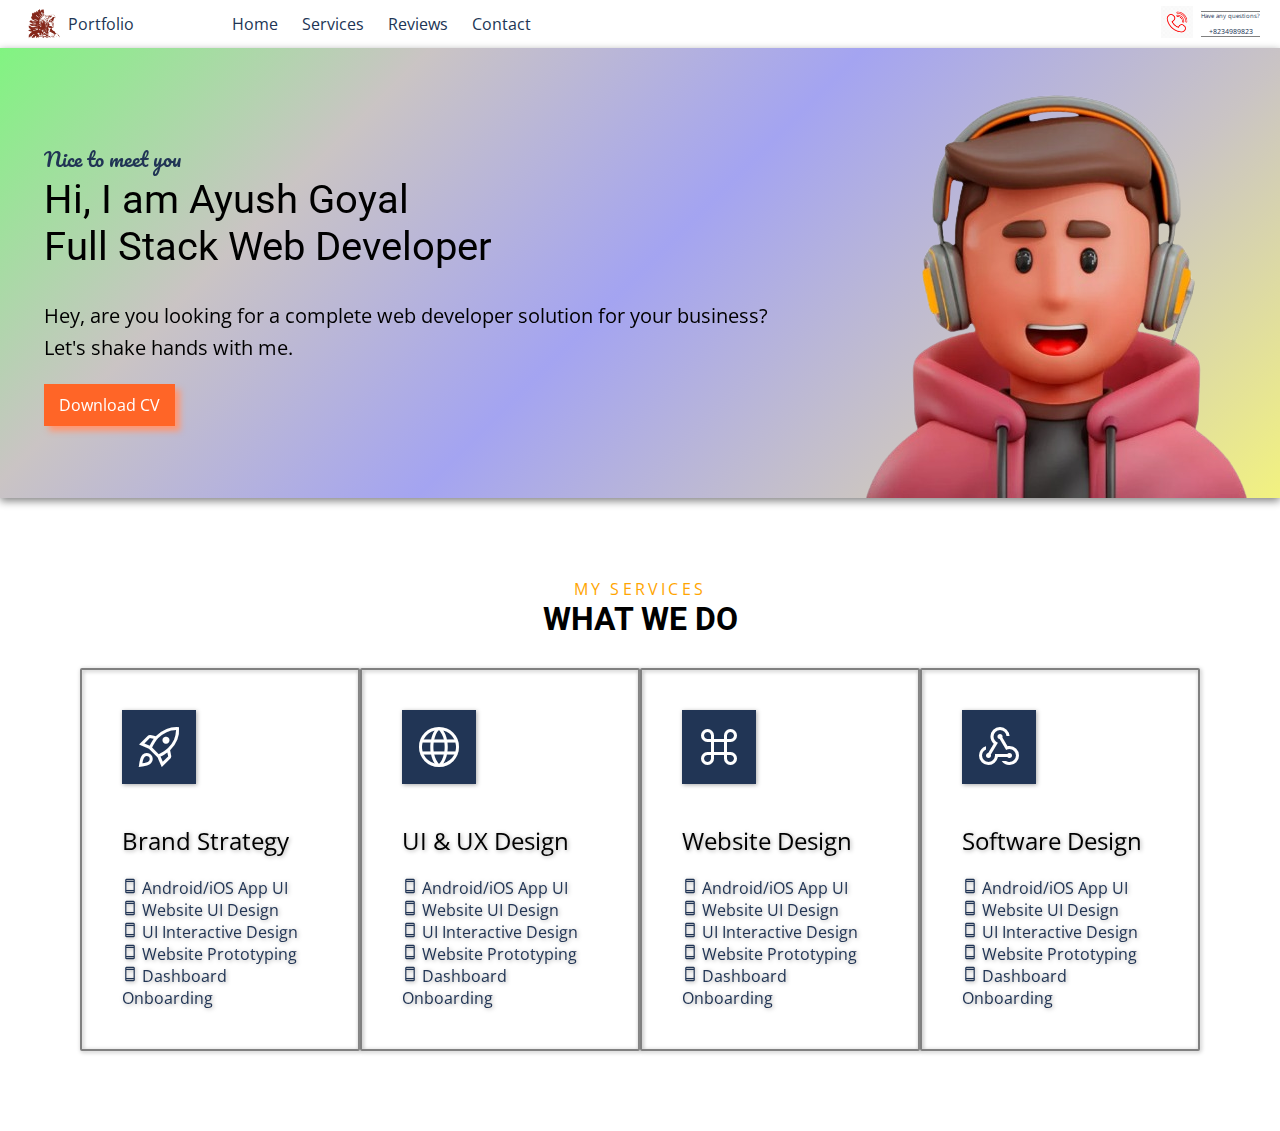
<file: index.html>
<!DOCTYPE html>
<html lang="en">
<head>
    <meta charset="UTF-8">
    <meta http-equiv = "X-UA-Compatible" content = "IE=edge">
    <meta name = "viewport" content = "width = device-width, intial-scale=1.0">
    <title>My Portfolio</title>
    <link rel="preconnect" href="https://fonts.googleapis.com">
    <link rel="preconnect" href="https://fonts.gstatic.com" crossorigin>
    <link href="https://fonts.googleapis.com/css2?family=Open+Sans:wght@600&display=swap" rel="stylesheet">
    <link href="https://fonts.googleapis.com/css2?family=Open+Sans:wght@600&family=Pacifico&display=swap" rel="stylesheet">
    <link href="https://fonts.googleapis.com/css2?family=Open+Sans:wght@600&family=Pacifico&family=Roboto:wght@700&display=swap" rel="stylesheet">
    
    <!-- Icon -->
    <link rel="stylesheet" href="https://fonts.googleapis.com/css2?family=Material+Symbols+Outlined:opsz,wght,FILL,GRAD@20..48,100..700,0..1,-50..200" />
    <link rel="stylesheet" href="https://fonts.googleapis.com/css2?family=Material+Symbols+Outlined:opsz,wght,FILL,GRAD@48,400,0,0" />
    <link rel="stylesheet" href="https://fonts.googleapis.com/css2?family=Material+Symbols+Outlined:opsz,wght,FILL,GRAD@48,400,0v,0" />
    <link rel="stylesheet" href="https://fonts.googleapis.com/css2?family=Material+Symbols+Outlined:opsz,wght,FILL,GRAD@48,400,0,0" />

    <!-- Styles -->
    <link rel = "stylesheet" href="css/style.css">
</head>

<body>

    <!-- Navigation Bar -->
    <div class = "navigation">
    <div class = "logo">
        <img class = "logoImage" src="images/logo.png" alt = "">
        <span class="logoTitle"> Portfolio </span>
    </div>

    <div class="menuItems">
        <a href="#"><span class="menuItem"> Home </span> </a> 
        <a href="#"><span class="menuItem"> Services </span> </a>
        <a href="#"><span class="menuItem"> Reviews </span></a>
        <a href="#"><span class="menuItem"> Contact </span></a>
    </div>

    <div class="contact">
        <a class = "contactButton" href="#"> 
            <img class="contactImage" src="images/call.png" alt = "">
        </a>
    </div>

    <div class="questions">
        <p class="question"><span>Have any questions?</span></p>
        <p class="no">+8234989823</p>
    </div>
    </div>

    <!-- Banner -->
    <div class="banner">
        <div class="bannerLeft">
            <div class="greeting">
                Nice to meet you 
            </div>
            <div class="title">
                <div class="titleSpan">
                    Hi, I am Ayush Goyal
                </div>
                <br>
                <div class="titleSpan">
                    Full Stack Web Developer
                </div>
            </div>
            <div class="description">
                Hey, are you looking for a complete web developer solution for your business?
                <br>
                Let's shake hands with me.
            </div>
            <div class="showCV">
                <a href="#" class="showCVButton">
                    Download CV
                </a>
            </div>
        </div>
        <div class="bannerImage">
            <img src="images/image.png" alt="">
                
        </div>
    </div>


    <div class="services">
        <!-- Service Text Headings -->
        <div class="serviceText">
            <div class="textSubHeading">My Services</div>
            <div class="textHeading">What we do</div>
        </div>
        <!-- Service Cards -->
        <div class="serviceCards">
            <div class="serviceCard">
                <div class="serviceIconDiv"><span class="serviceIcon material-symbols-outlined">
                    rocket_launch
                    </span></div>
                <div class="serviceTitle">Brand Strategy</div>
                <div class="serviceFeatures">
                    <div class="serviceFeature">
                        <span class="serviceFeatureIcon material-symbols-outlined">
                            smartphone
                        </span>
                        <span class="serviceFeatureText">Android/iOS App UI</span>
                    </div>
                    <div class="serviceFeature">
                        <span class="serviceFeatureIcon material-symbols-outlined">
                            smartphone
                        </span>
                        <span class="serviceFeatureText">Website UI Design</span>
                    </div>
                    <div class="serviceFeature">
                        <span class="serviceFeatureIcon material-symbols-outlined">
                            smartphone
                        </span>
                        <span class="serviceFeatureText">UI Interactive Design</span>
                    </div>
                    <div class="serviceFeature">
                        <span class="serviceFeatureIcon material-symbols-outlined">
                            smartphone
                        </span>
                        <span class="serviceFeatureText">Website Prototyping</span>
                    </div>
                    <div class="serviceFeature">
                        <span class="serviceFeatureIcon material-symbols-outlined">
                            smartphone
                        </span>
                        <span class="serviceFeatureText">Dashboard Onboarding</span>
                    </div>

                </div>
            </div>
            <div class="serviceCard">
                <div class="serviceIconDiv"><span class="serviceIcon material-symbols-outlined">
                    language
                    </span></div>
                <div class="serviceTitle">UI & UX Design</div>
                <div class="serviceFeatures">
                    <div class="serviceFeature">
                        <span class="serviceFeatureIcon material-symbols-outlined">
                            smartphone
                        </span>
                        <span class="serviceFeatureText">Android/iOS App UI</span>
                    </div>
                    <div class="serviceFeature">
                        <span class="serviceFeatureIcon material-symbols-outlined">
                            smartphone
                        </span>
                        <span class="serviceFeatureText">Website UI Design</span>
                    </div>
                    <div class="serviceFeature">
                        <span class="serviceFeatureIcon material-symbols-outlined">
                            smartphone
                        </span>
                        <span class="serviceFeatureText">UI Interactive Design</span>
                    </div>
                    <div class="serviceFeature">
                        <span class="serviceFeatureIcon material-symbols-outlined">
                            smartphone
                        </span>
                        <span class="serviceFeatureText">Website Prototyping</span>
                    </div>
                    <div class="serviceFeature">
                        <span class="serviceFeatureIcon material-symbols-outlined">
                            smartphone
                        </span>
                        <span class="serviceFeatureText">Dashboard Onboarding</span>
                    </div>

                </div>
            </div>
            <div class="serviceCard">
                <div class="serviceIconDiv"><span class="serviceIcon material-symbols-outlined">
                    keyboard_command_key
                    </span></div>
                <div class="serviceTitle">Website Design</div>
                <div class="serviceFeatures">
                    <div class="serviceFeature">
                        <span class="serviceFeatureIcon material-symbols-outlined">
                            smartphone
                        </span>
                        <span class="serviceFeatureText">Android/iOS App UI</span>
                    </div>
                    <div class="serviceFeature">
                        <span class="serviceFeatureIcon material-symbols-outlined">
                            smartphone
                        </span>
                        <span class="serviceFeatureText">Website UI Design</span>
                    </div>
                    <div class="serviceFeature">
                        <span class="serviceFeatureIcon material-symbols-outlined">
                            smartphone
                        </span>
                        <span class="serviceFeatureText">UI Interactive Design</span>
                    </div>
                    <div class="serviceFeature">
                        <span class="serviceFeatureIcon material-symbols-outlined">
                            smartphone
                        </span>
                        <span class="serviceFeatureText">Website Prototyping</span>
                    </div>
                    <div class="serviceFeature">
                        <span class="serviceFeatureIcon material-symbols-outlined">
                            smartphone
                        </span>
                        <span class="serviceFeatureText">Dashboard Onboarding</span>
                    </div>

                </div>
            </div>
            <div class="serviceCard">
                <div class="serviceIconDiv"><span class="serviceIcon material-symbols-outlined">
                    webhook
                    </span></div>
                <div class="serviceTitle">Software Design</div>
                <div class="serviceFeatures">
                    <div class="serviceFeature">
                        <span class="serviceFeatureIcon material-symbols-outlined">
                            smartphone
                        </span>
                        <span class="serviceFeatureText">Android/iOS App UI</span>
                    </div>
                    <div class="serviceFeature">
                        <span class="serviceFeatureIcon material-symbols-outlined">
                            smartphone
                        </span>
                        <span class="serviceFeatureText">Website UI Design</span>
                    </div>
                    <div class="serviceFeature">
                        <span class="serviceFeatureIcon material-symbols-outlined">
                            smartphone
                        </span>
                        <span class="serviceFeatureText">UI Interactive Design</span>
                    </div>
                    <div class="serviceFeature">
                        <span class="serviceFeatureIcon material-symbols-outlined">
                            smartphone
                        </span>
                        <span class="serviceFeatureText">Website Prototyping</span>
                    </div>
                    <div class="serviceFeature">
                        <span class="serviceFeatureIcon material-symbols-outlined">
                            smartphone
                        </span>
                        <span class="serviceFeatureText">Dashboard Onboarding</span>
                    </div>

                </div>
            </div>
            
        </div>
    </div>


</body>
</html>
</file>
<file: css/style.css>
/*Define the global or root variables */
:root{
    --primaryColor :#213555;
    --backgroundColor : #F5EFE7;
    --primaryAccentColor : #4F709C;
    --secondaryColor : #D8C4B6;
    --whiteColor : white;
    --blackColor: #222222;
    --primaryFont : 'Open Sans', sans-serif;
    --navbarHeight : 3rem;
    --cursiveFont: 'Pacifico',cursive;

}

/* Main CSS */

a{
    text-decoration: none;
    color: var(--primaryColor);
}

a:hover{
    color: var(--primaryAccentColor);
}

body{
    background-color : white;
    color : var(--primaryColor);
    font-family: var(--primaryFont);
    margin-top: 0px;
    margin-left: 0px;
    margin-right: 0px;
}

/* Navigation Bar */
.navigation{
    background-color: var(--whiteColor);
    height: var(--navbarHeight);
    display: flex;
    justify-content: space-around;
    align-items: center;
}

.logo{
    display: flex;
    padding-left: 20px;
    width: 12rem;
    align-items: center;
    /* margin-right: 4rem; */
}

.logoImage{
    padding: 8px;
    height: 2rem;
    /* float: left; */
}

.contactImage{
    padding: 8px;
    height: 2rem;
}

.menuItems{
    flex-grow: 2;
}

.menuItem{
    margin-left: 20px;
}

.question{
    font-size: 6px;
    margin-right: 20px;
    border-top: 1px solid grey;   
}

.no{
    font-size: 7px;
    margin-right: 20px;
    text-align: center;
    border-bottom: 1px solid grey; 
}

/* Banner */
.banner{
    display: flex;
    height: 450px;
    background: linear-gradient(
        135deg,
        /* var(--secondaryColor),
        var(--primaryAccentColor)
        */
        rgb(129, 244, 129),
        rgb(202, 196, 196),
        rgb(164, 164, 241),
        rgb(202, 196, 196),
        rgb(242, 242, 128)
           
    );
    /* background-color: var(--backgroundColor); */
    filter: drop-shadow(0px 3px 4px grey); 
    justify-content: space-around;
    align-items: center;
}

.bannerLeft{
    position: relative;
    top: 5px;
    left: 30px;
}

.bannerImage{
    position:relative;
    bottom: 125px;
    left: 40px;
    height: 300px;
    border-radius: 100%;
}

.greeting{
    font-family: var(--cursiveFont);
    font-size: 20px;
}

.title{ 
    font-size: 40px;
    color: black;
    font-family: 'Roboto', sans-serif;
}

.description{
    margin: 30px 0px;
    line-height: 2rem;
    font-size: 20px;
    color: black;
}

.titleSpan{
    display: inline-block;
    /* background-color: var(--primaryColor);
    padding: 0.5rem;
    margin: 5px 0px; */
}

.showCVButton{
    background: #ff6527;

    color: white;
    padding: 10px 15px;
    filter: drop-shadow(5px 5px 3px #FF9671);
}

.showCVButton:hover{
    background: rgb(172, 58, 172);
    color: white;
    filter: drop-shadow(5px 5px 3px rgb(170,56,172));
}


/* Services Section */
.services{
    margin: 5rem;
}

.serviceText{
    text-align: center;
    text-transform: uppercase;
}

.textSubHeading{
    color: var(--primaryAccentColor);
    letter-spacing: 0.2rem;
    color: orange;
    font-size: 1rem;
}

.textHeading{
    font-size: 2rem;
    font-weight: bold;
    color: black;
    font-family: 'Roboto', sans-serif;
}

.serviceCards{
    margin-top: 30px;
    display: flex;
    justify-content: space-around;
}

.serviceCard{
    border: 2px solid grey;
    border-radius: 2px;
    filter: drop-shadow(1px 1px 2px #aaaaaa);
    padding: 40px;
}

.serviceCard:hover{
    background-color: rgba(244, 246, 202, 0.908);
    filter: drop-shadow(3px 3px 8px white);
    transform: scale(1.02);
}

.serviceIconDiv{
    background-color: var(--primaryColor);
    padding: 5px;
    display: inline-block;
    margin-bottom: 20px;
}

.serviceIcon{
    font-size: 3rem;
    color: white;
    margin: 8px;
}

.serviceTitle{
    font-size: 1.5rem;
    margin: 20px 0px;
    color: black;
}

.serviceFeatureIcon{
    font-size: 1rem;
}
</file>
